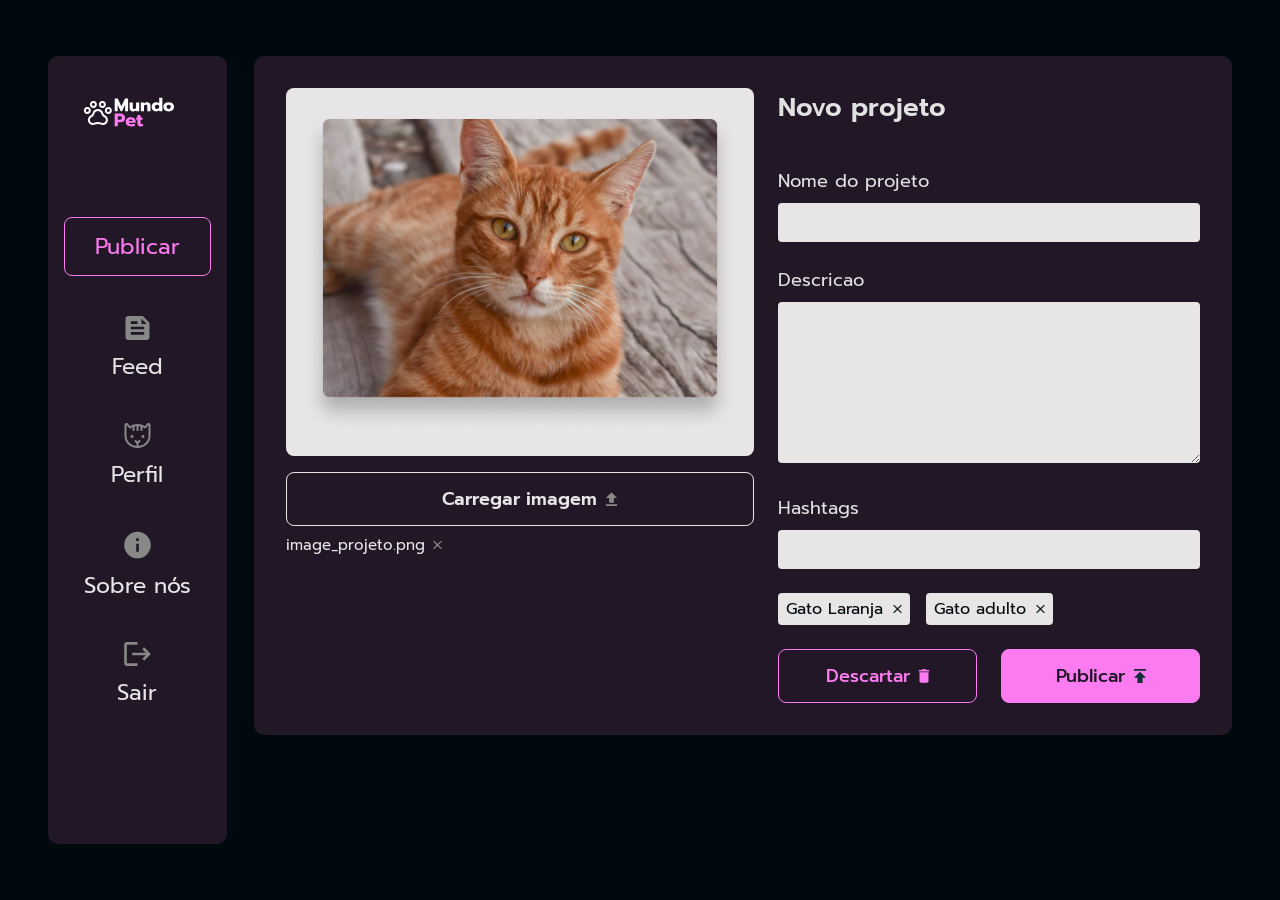
<file: mundopet/index.html>
<!DOCTYPE html>
<html lang="pt-br">

<head>
    <meta charset="UTF-8">
    <meta name="viewport" content="width=device-width, initial-scale=1.0">
    <link rel="preconnect" href="https://fonts.googleapis.com">
    <link rel="preconnect" href="https://fonts.gstatic.com" crossorigin>
    <link
        href="https://fonts.googleapis.com/css2?family=Prompt:ital,wght@0,100;0,200;0,300;0,400;0,500;0,600;0,700;0,800;0,900;1,100;1,200;1,300;1,400;1,500;1,600;1,700;1,800;1,900&display=swap"
        rel="stylesheet">
    <link rel="stylesheet" href="styles.css">
    <title>CodeConnect</title>
</head>

<body>
    <aside>
        <img src="img/Logo.svg" alt="logo do codeconnect">
        <nav>
            <ul class="lista-links">
                <li>
                    <a href="#" class="link-destaque">Publicar</a>
                </li>
                <li>
                    <a href="#">
                        <img src="./img/feed.svg">
                        Feed
                    </a>
                </li>
                <li>
                    <a href="#">
                        <img src="./img/perfil.svg">
                        Perfil
                    </a>
                </li>
                <li>
                    <a href="#">
                        <img src="./img/info.svg">
                        Sobre nós
                    </a>
                </li>
                <li>
                    <a href="#">
                        <img src="./img/logout.svg">
                        Sair
                    </a>
                </li>
            </ul>
        </nav>
    </aside>

    <main>
        <div class="container-upload-imagem">
            <div class="container-imagem">
                <img src="img/imagem1.png" alt="" class="main-imagem">
            </div>
            <button id="upload-btn">Carregar imagem</button>
            <input type="file" id="image-upload" accept="image/" style="display: none" />
            <div class="container-imagem-nome">
                <p>image_projeto.png</p>
                <img src="./img/close.svg" alt="">
            </div>
        </div>
        <div class="container-descricao">
            <h2>Novo projeto</h2>
            <form>
                <div>
                        <label for="nome">Nome do projeto</label>
                        <input type="text" id="nome" name="nome" />
                </div>
                <div>
                        <label for="descricao">Descricao</label>
                        <textarea id="descricao" name="descricao"></textarea>
                </div>
                <div>
                        <label for="categoria">Hashtags</label>
                        <input type="text" id="input-tags" name="categoria" />
                </div>
                <ul class="lista-tags" id="lista-tags">
                        <li>
                                <p>Gato Laranja</p>
                                <img src="./img/close-black.svg">
                        </li>
                        <li>
                            <p>Gato adulto</p>
                            <img src="./img/close-black.svg">
                    </li>
                </ul>
                <div class="container-botoes">
                        <button class="botao-descartar">Descartar</button>
                        <button class="botao-publicar">Publicar</button>
                </div>
            </form>
        </div>
    </main>

    <script src="scripts.js"></script>
</body>

</html>
</file>
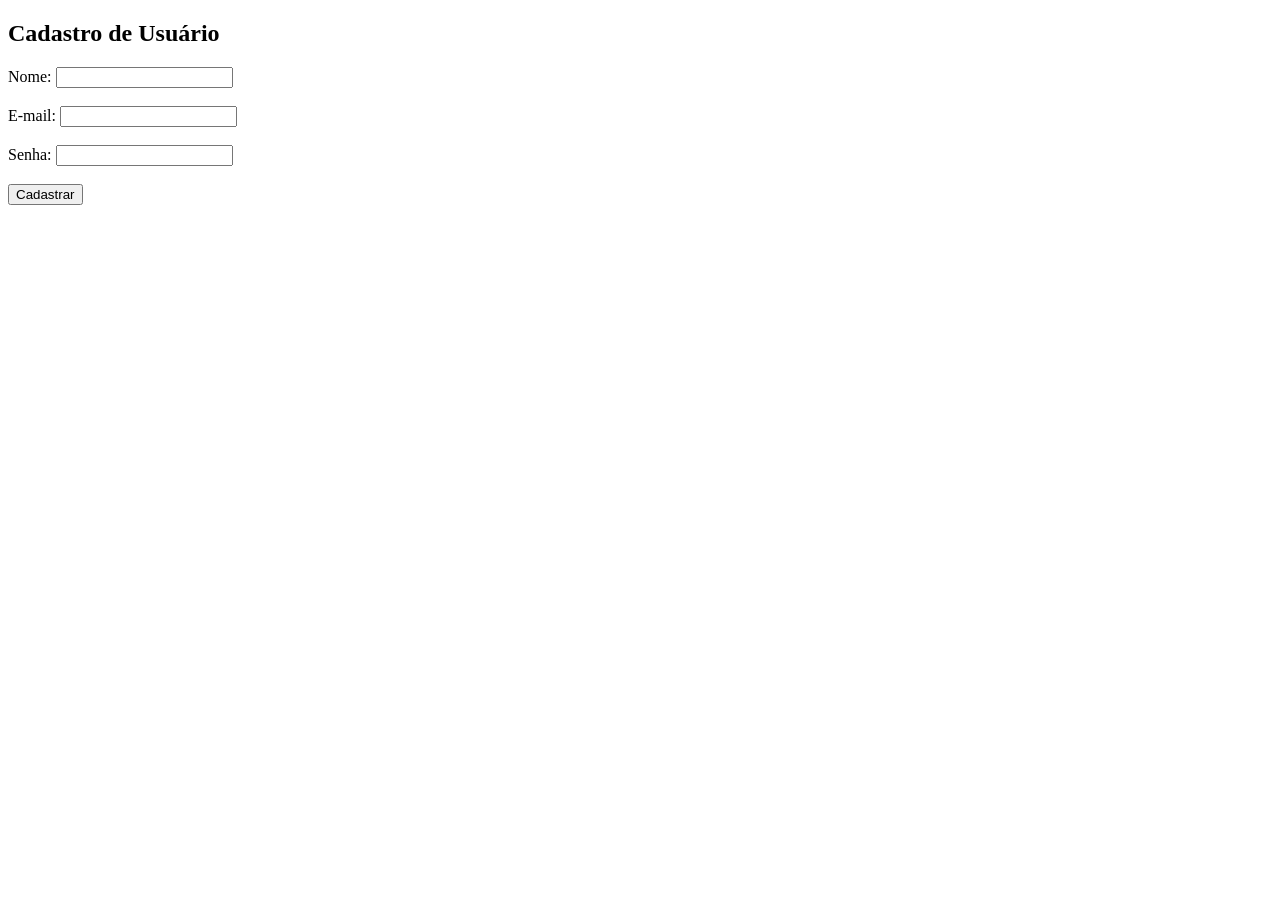
<file: exercicio/validaform/index.html>
<!DOCTYPE html>
<html lang="pt-BR">
<head>
    <meta charset="UTF-8">
    <meta name="viewport" content="width=device-width, initial-scale=1.0">
    <title>Cadastro de Usuário</title>
</head>
<body>
    <h2>Cadastro de Usuário</h2>
    <form id="cadastroForm" action="" method="post">
        <label for="nome">Nome:</label>
        <input type="text" id="nome" name="nome">
        <br><br>
        
        <label for="email">E-mail:</label>
        <input type="email" id="email" name="email">
        <br><br>
        
        <label for="senha">Senha:</label>
        <input type="password" id="senha" name="senha">
        <br><br>
        
        <button type="submit" id="submit">Cadastrar</button>
    </form>
</body>
</html>
</file>
<file: mundopet/styles.css>
:root {
    --background-color: #00090E;
    --text-color: #E1E1E1;
    --primary-color: #FD7BF0;
    --secondary-color: #E7E5E5;
    --tag-color: #171D1F;
    --font-family: "Prompt", sans-serif;
    --itens-background: #211727;
}

* {
    box-sizing: border-box;
    margin: 0;
    padding: 0;
}

body {
    background-color: var(--background-color);
    color: var(--text-color);
    font-family: var(--font-family);

    display: flex;
    justify-content: center;
    align-items: start;

    height: 100vh;
    gap: 27px;
    padding: 56px 0;
}

aside {
    background-color: var(--itens-background);
    border-radius: 10px;
    height: 100%;
    padding: 40px 16px;
}

.lista-links {
    display: flex;
    flex-direction: column;
    gap: 40px;
    margin-top: 80px;
    align-items: center;
    list-style-type: none;
}

.lista-links li a {
    display: flex;
    flex-direction: column;
    gap: 10px;
    align-items: center;
    text-decoration: none;
    color: var(--secondary-color);
    font-size: 22px;
}

.lista-links li:first-of-type a {
    color: var(--primary-color);
}

.link-destaque {
    border: 1px solid var(--primary-color);
    padding: 12px 30px;
    border-radius: 8px;
}

main {
    background-color: var(--itens-background);
    border-radius: 10px;
    padding: 32px;
    display: flex;
    gap: 24px;
}

h2 {
    font-size: 26px;
    margin-bottom: 40px;
    font-weight: 600;
}

form {
    display: flex;
    flex-direction: column;
    gap: 24px
}

form div label {
    font-size: 18px;
    font-weight: 400;
    display: block;
    margin-bottom: 8px;
}

form div input, textarea {
    width: 100%;
    padding: 8px 16px;
    background-color: var(--secondary-color);
    border: none;
    border-radius: 4px;
    font-family: var(--font-family);
    line-height: 22.5px;
}

form div input {
    height: 39px;
}

textarea {
    height: 161px;
}

.lista-tags li {
    display: flex;
    background-color: var(--secondary-color);
    color: var(--background-color);
    gap: 10px;
    padding: 4px 8px;
    border-radius: 4px;
}

.lista-tags {
    display: flex;
    gap: 16px;
}

.container-botoes {
    display: flex;
    gap: 24px;
    justify-content: space-between;
}

.container-botoes button {
    width: 50%;
    padding: 12px 32px 12px 12px;
    text-align: center;
    border-radius: 8px;
    font-family: var(--font-family);
    font-size: 18px;
    font-weight: 500;
}

.botao-descartar {
    background-color: var(--itens-background);
    color: var(--primary-color);
    border: 1px solid var(--primary-color);
    position: relative;
}

.botao-descartar::after {
    content: "";
    background-image: url("./img/trash.svg");
    background-size: contain;
    background-repeat: no-repeat;
    width: 15px;
    height: 15px;
    display: inline-block;
    position: absolute;
    top: 50%;
    transform: translateY(-50%);
    margin-left: 8px;
}

.botao-publicar {
    background-color: var(--primary-color);
    color: var(--itens-background);
    border: 1px solid var(--primary-color);
    position: relative;
}

.botao-publicar::after {
    content: "";
    background-image: url("./img/arrow_forward2.svg");
    background-size: contain;
    background-repeat: no-repeat;
    width: 15px;
    height: 15px;
    display: inline-block;
    position: absolute;
    top: 50%;
    transform: translateY(-50%);
    margin-left: 8px;
}

.container-descricao {
    width: 422px;
}

.main-imagem {
    border-radius: 8px;
    height: 100%;
    object-fit: cover;
}

.container-imagem {
    height: 368px;
    padding: 24px 16px;
    background-color: var(--secondary-color);
    border-radius: 8px;
}

.container-upload-imagem button {
    margin: 16px 0 8px 0;
    background-color: var(--itens-background);
    border: 1px solid var(--secondary-color);
    border-radius: 8px;
    color: var(--secondary-color);
    width: 100%;
    text-align: center;
    padding: 12px;
    font-family: var(--font-family);
    font-weight: 600;
    font-size: 18px;
    position: relative;
}

.container-upload-imagem button::after {
    content: "";
    background-image: url("./img/upload.svg");
    background-size: contain;
    background-repeat: no-repeat;
    display: inline-block;
    width: 15px;
    height: 15px;
    position: absolute;
    top: 50%;
    transform: translateY(-50%);
    margin-left: 8px
}

.container-imagem-nome {
    display: flex;
    gap: 8px;
    color: var(--secondary-color);
    font-size: 15px;
}
</file>
